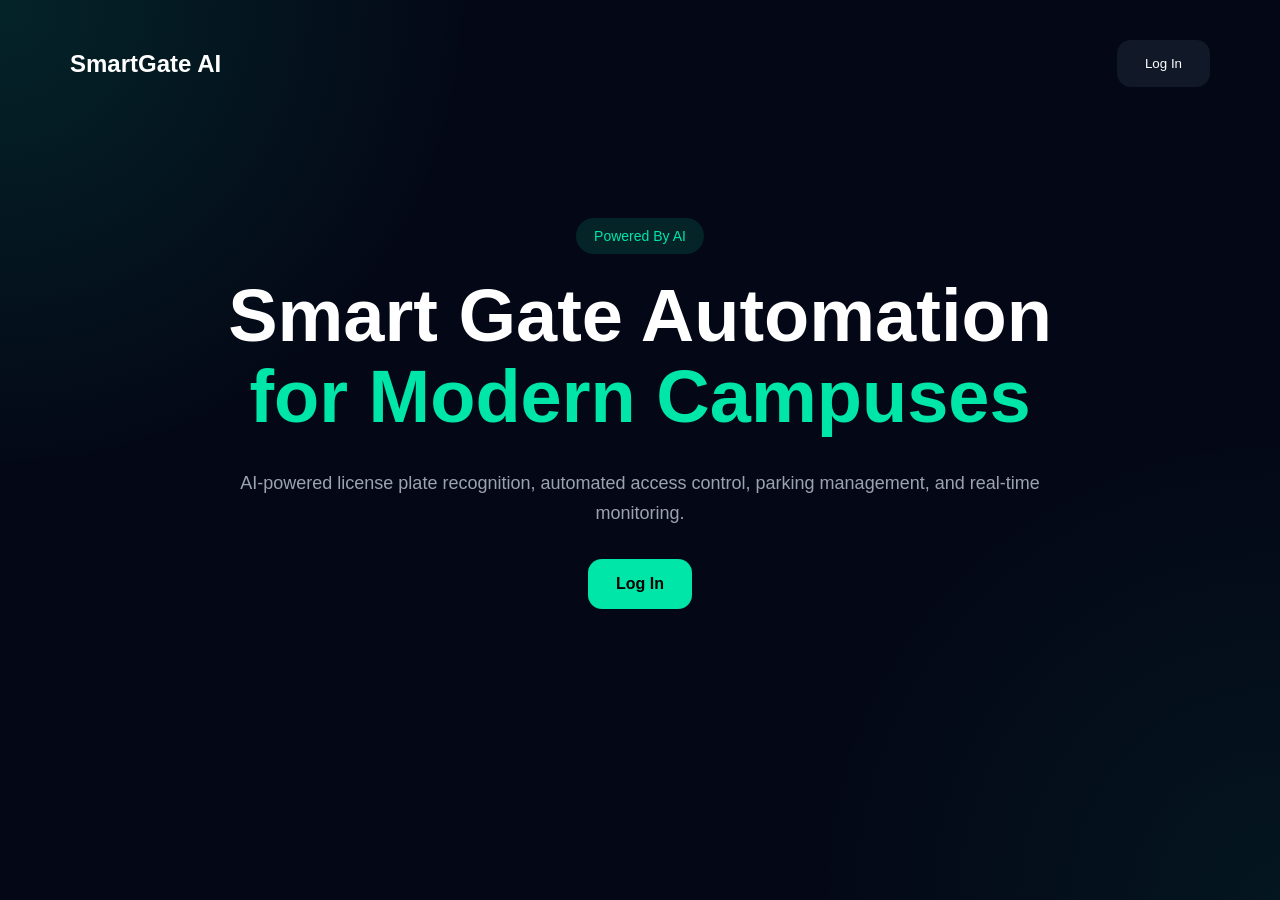
<file: index.html>
<!DOCTYPE html>
<html lang="en">

<head>
  <meta charset="UTF-8">
  <meta name="viewport" content="width=device-width, initial-scale=1.0">
  <title>SmartGate AI</title>

  <link rel="stylesheet" href="css/style.css">
</head>

<body>

<section class="hero">

  <div class="navbar-home">

    <div class="logo">
      SmartGate AI
    </div>

    <button class="dark-btn" onclick="goToLogin()">
      Log In
    </button>

  </div>

  <div class="hero-content">

        <span class="powered">
            Powered By AI
        </span>

    <h1>
      Smart Gate Automation
      <br>
      <span>for Modern Campuses</span>
    </h1>

    <p>
      AI-powered license plate recognition, automated access control,
      parking management, and real-time monitoring.
    </p>

    <button class="green-btn" onclick="goToLogin()">
      Log In
    </button>

  </div>

</section>

<script src="js/script.js"></script>

</body>
</html>
</file>
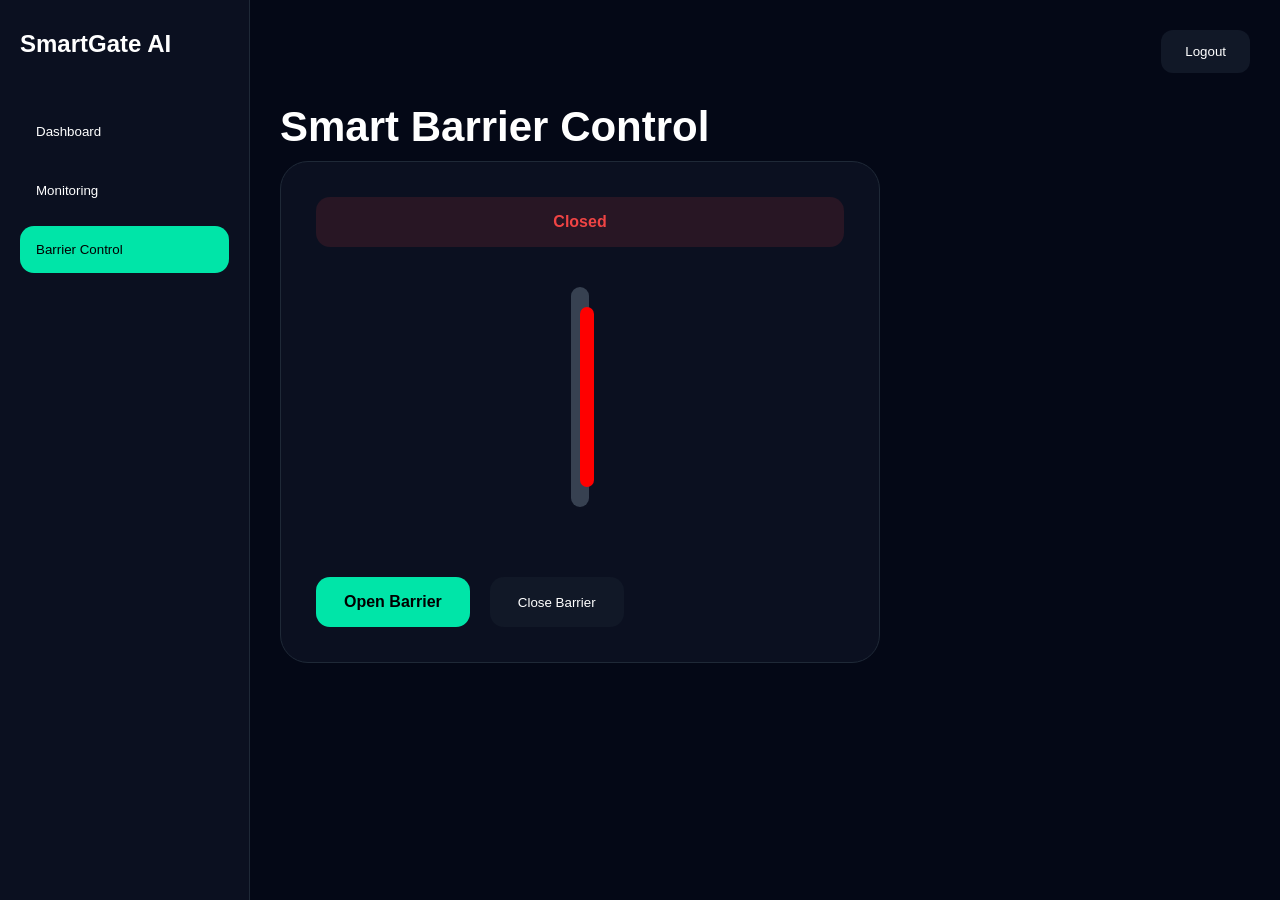
<file: barrier.html>
<!DOCTYPE html>
<html lang="en">

<head>
  <meta charset="UTF-8">
  <meta name="viewport" content="width=device-width, initial-scale=1.0">
  <title>Barrier Control</title>

  <link rel="stylesheet" href="css/style.css">
</head>

<body>

<div class="dashboard-layout">

  <div class="sidebar">

    <div>

      <div class="logo sidebar-logo">
        SmartGate AI
      </div>

      <div class="menu">

        <button onclick="goToDashboard()">
          Dashboard
        </button>

        <button onclick="goToMonitoring()">
          Monitoring
        </button>

        <button class="active-btn" onclick="goToBarrier()">
          Barrier Control
        </button>

      </div>

    </div>

  </div>

  <div class="main">

    <div class="topbar">

      <button class="logout-btn" onclick="logout()">
        Logout
      </button>

    </div>

    <h1 class="page-title">
      Smart Barrier Control
    </h1>

    <div class="barrier-card">

      <div id="status" class="barrier-status closed">
        Closed
      </div>

      <div class="barrier-box">

        <div class="pole"></div>

        <div id="barrier"></div>

      </div>

      <div class="barrier-buttons">

        <button class="green-btn" onclick="openBarrier()">
          Open Barrier
        </button>

        <button class="dark-btn" onclick="closeBarrier()">
          Close Barrier
        </button>

      </div>

    </div>

  </div>

</div>

<script src="js/script.js"></script>

</body>
</html>
</file>
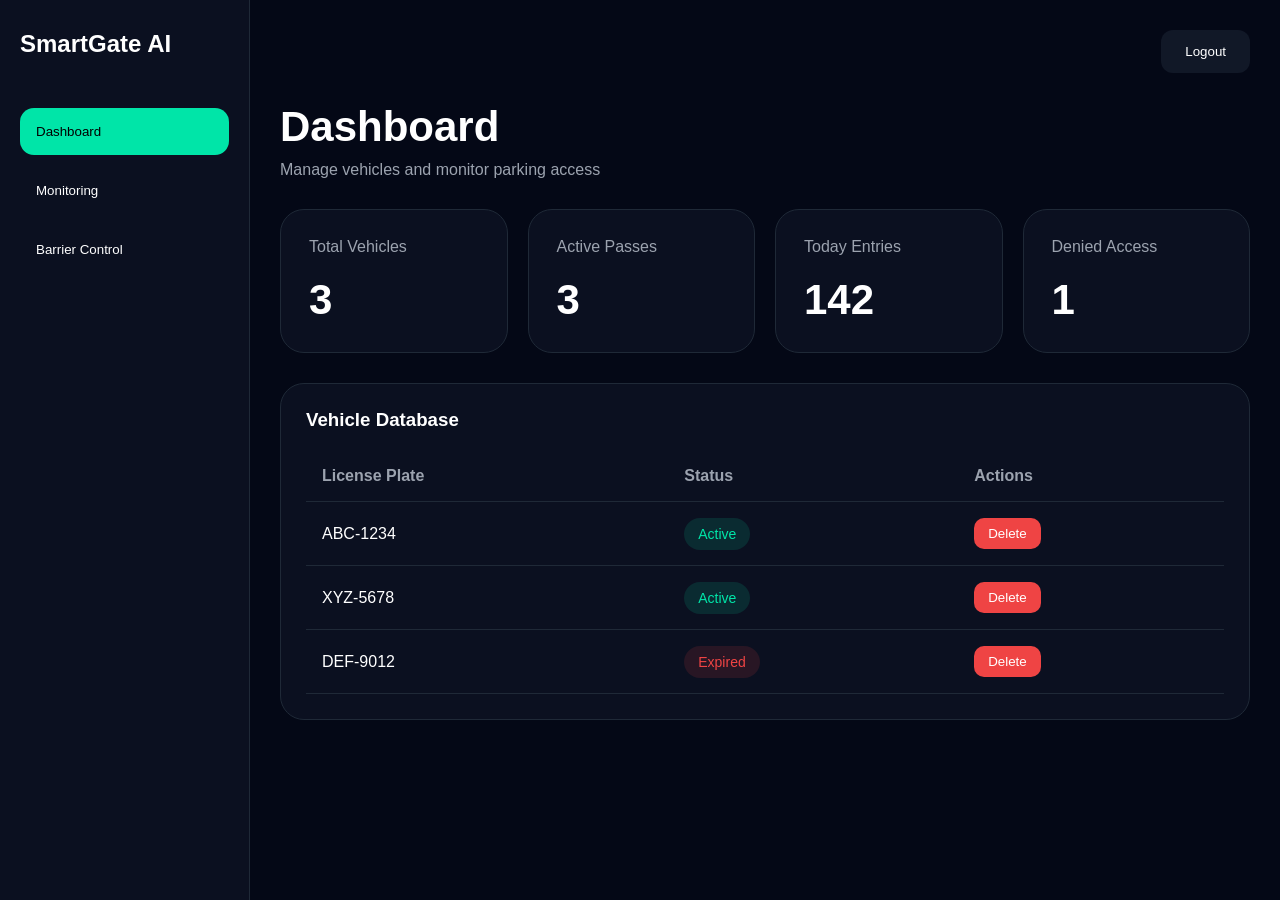
<file: dashboard.html>
<!DOCTYPE html>
<html lang="en">

<head>
  <meta charset="UTF-8">
  <meta name="viewport" content="width=device-width, initial-scale=1.0">
  <title>Dashboard</title>

  <link rel="stylesheet" href="css/style.css">
</head>

<body>

<div class="dashboard-layout">

  <div class="sidebar">

    <div>

      <div class="logo sidebar-logo">
        SmartGate AI
      </div>

      <div class="menu">

        <button class="active-btn" onclick="goToDashboard()">
          Dashboard
        </button>

        <button onclick="goToMonitoring()">
          Monitoring
        </button>

        <button onclick="goToBarrier()">
          Barrier Control
        </button>

      </div>

    </div>

  </div>

  <div class="main">

    <div class="topbar">

      <button class="logout-btn" onclick="logout()">
        Logout
      </button>

    </div>

    <h1 class="page-title">
      Dashboard
    </h1>

    <p class="page-subtitle">
      Manage vehicles and monitor parking access
    </p>

    <div class="stats-grid">

      <div class="stat-card">

        <span>Total Vehicles</span>

        <h2>3</h2>

      </div>

      <div class="stat-card">

        <span>Active Passes</span>

        <h2>3</h2>

      </div>

      <div class="stat-card">

        <span>Today Entries</span>

        <h2>142</h2>

      </div>

      <div class="stat-card">

        <span>Denied Access</span>

        <h2>1</h2>

      </div>

    </div>

    <div class="table-card">

      <div class="table-top">

        <h3>Vehicle Database</h3>

      </div>

      <table>

        <tr>
          <th>License Plate</th>
          <th>Status</th>
          <th>Actions</th>
        </tr>

        <tr>
          <td>ABC-1234</td>
          <td>
                        <span class="status allowed">
                            Active
                        </span>
          </td>
          <td>
            <button class="small-red">
              Delete
            </button>
          </td>
        </tr>

        <tr>
          <td>XYZ-5678</td>
          <td>
                        <span class="status allowed">
                            Active
                        </span>
          </td>
          <td>
            <button class="small-red">
              Delete
            </button>
          </td>
        </tr>

        <tr>
          <td>DEF-9012</td>
          <td>
                        <span class="status denied">
                            Expired
                        </span>
          </td>
          <td>
            <button class="small-red">
              Delete
            </button>
          </td>
        </tr>

      </table>

    </div>

  </div>

</div>

<script src="js/script.js"></script>

</body>
</html>
</file>
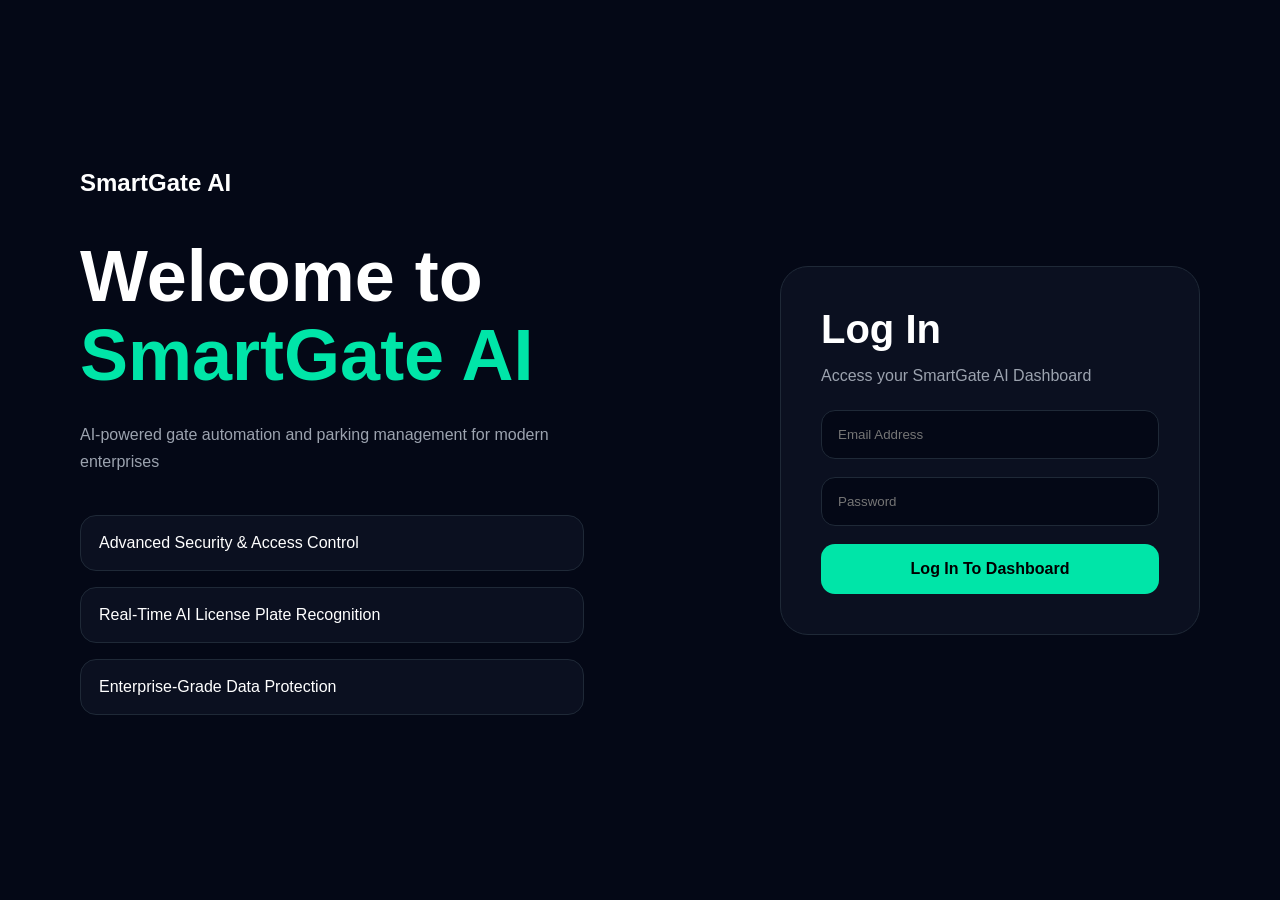
<file: login.html>
<!DOCTYPE html>
<html lang="en">

<head>
    <meta charset="UTF-8">
    <meta name="viewport" content="width=device-width, initial-scale=1.0">
    <title>Login</title>

    <link rel="stylesheet" href="css/style.css">
</head>

<body>

<div class="login-page">

    <div class="left-side">

        <div class="logo">
            SmartGate AI
        </div>

        <h1>
            Welcome to
            <br>
            <span>SmartGate AI</span>
        </h1>

        <p>
            AI-powered gate automation and parking management
            for modern enterprises
        </p>

        <div class="features">

            <div class="feature">
                Advanced Security & Access Control
            </div>

            <div class="feature">
                Real-Time AI License Plate Recognition
            </div>

            <div class="feature">
                Enterprise-Grade Data Protection
            </div>

        </div>

    </div>

    <div class="login-card">

        <h2>Log In</h2>

        <p>
            Access your SmartGate AI Dashboard
        </p>

        <input type="email" placeholder="Email Address">

        <input type="password" placeholder="Password">

        <button class="green-btn full-btn" onclick="goToDashboard()">
            Log In To Dashboard
        </button>

    </div>

</div>

<script src="js/script.js"></script>

</body>
</html>
</file>
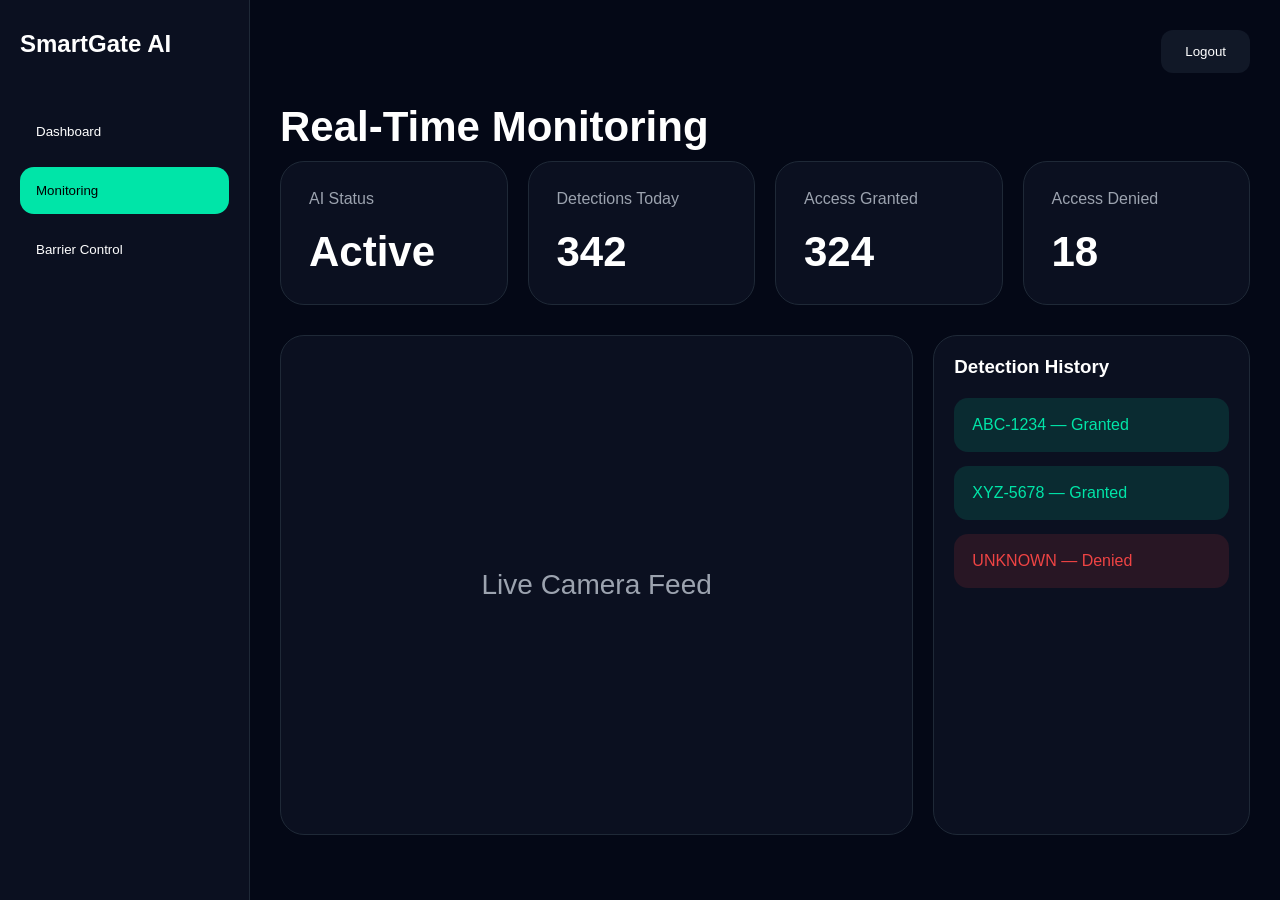
<file: monitoring.html>
<!DOCTYPE html>
<html lang="en">

<head>
  <meta charset="UTF-8">
  <meta name="viewport" content="width=device-width, initial-scale=1.0">
  <title>Monitoring</title>

  <link rel="stylesheet" href="css/style.css">
</head>

<body>

<div class="dashboard-layout">

  <div class="sidebar">

    <div>

      <div class="logo sidebar-logo">
        SmartGate AI
      </div>

      <div class="menu">

        <button onclick="goToDashboard()">
          Dashboard
        </button>

        <button class="active-btn" onclick="goToMonitoring()">
          Monitoring
        </button>

        <button onclick="goToBarrier()">
          Barrier Control
        </button>

      </div>

    </div>

  </div>

  <div class="main">

    <div class="topbar">

      <button class="logout-btn" onclick="logout()">
        Logout
      </button>

    </div>

    <h1 class="page-title">
      Real-Time Monitoring
    </h1>

    <div class="stats-grid">

      <div class="stat-card">
        <span>AI Status</span>
        <h2>Active</h2>
      </div>

      <div class="stat-card">
        <span>Detections Today</span>
        <h2>342</h2>
      </div>

      <div class="stat-card">
        <span>Access Granted</span>
        <h2>324</h2>
      </div>

      <div class="stat-card">
        <span>Access Denied</span>
        <h2>18</h2>
      </div>

    </div>

    <div class="monitor-layout">

      <div class="camera-feed">

        Live Camera Feed

      </div>

      <div class="history-panel">

        <h3>Detection History</h3>

        <div class="history-item green-history">
          ABC-1234 — Granted
        </div>

        <div class="history-item green-history">
          XYZ-5678 — Granted
        </div>

        <div class="history-item red-history">
          UNKNOWN — Denied
        </div>

      </div>

    </div>

  </div>

</div>

<script src="js/script.js"></script>

</body>
</html>
</file>
<file: css/style.css>
*{
    margin:0;
    padding:0;
    box-sizing:border-box;
    font-family:Arial,sans-serif;
}

body{
    background:#040816;
    color:white;
}

/* HERO */

.hero{
    min-height:100vh;
    padding:40px 70px;
    background:
            radial-gradient(circle at top left,#00E5A820,transparent 30%),
            radial-gradient(circle at bottom right,#00E5A810,transparent 30%),
            #040816;
}

.navbar-home{
    display:flex;
    justify-content:space-between;
    align-items:center;
}

.logo{
    font-size:24px;
    font-weight:bold;
}

.hero-content{
    margin-top:140px;
    text-align:center;
}

.powered{
    background:#00E5A820;
    color:#00E5A8;
    padding:10px 18px;
    border-radius:30px;
    font-size:14px;
}

.hero-content h1{
    font-size:74px;
    line-height:1.1;
    margin-top:30px;
}

.hero-content span{
    color:#00E5A8;
}

.hero-content p{
    width:800px;
    margin:30px auto;
    color:#9CA3AF;
    line-height:1.7;
    font-size:18px;
}

.green-btn{
    background:#00E5A8;
    border:none;
    padding:16px 28px;
    border-radius:14px;
    font-size:16px;
    font-weight:bold;
    cursor:pointer;
}

.dark-btn{
    background:#111827;
    color:white;
    border:none;
    padding:16px 28px;
    border-radius:14px;
    cursor:pointer;
}

/* LOGIN */

.login-page{
    min-height:100vh;
    display:flex;
    justify-content:space-between;
    align-items:center;
    padding:80px;
}

.left-side{
    width:45%;
}

.left-side h1{
    font-size:72px;
    margin-top:40px;
    line-height:1.1;
}

.left-side h1 span{
    color:#00E5A8;
}

.left-side p{
    margin-top:25px;
    color:#9CA3AF;
    line-height:1.7;
    width:500px;
}

.features{
    margin-top:40px;
}

.feature{
    background:#0B1020;
    border:1px solid #1F2937;
    padding:18px;
    border-radius:16px;
    margin-bottom:16px;
}

.login-card{
    width:420px;
    background:#0B1020;
    border:1px solid #1F2937;
    padding:40px;
    border-radius:28px;
}

.login-card h2{
    font-size:40px;
}

.login-card p{
    color:#9CA3AF;
    margin:15px 0 25px;
}

.login-card input{
    width:100%;
    background:#040816;
    border:1px solid #1F2937;
    color:white;
    padding:16px;
    border-radius:14px;
    margin-bottom:18px;
}


.full-btn{
    width:100%;
}

/* DASHBOARD */

.dashboard-layout{
    display:flex;
}

.sidebar{
    width:250px;
    min-height:100vh;
    background:#0B1020;
    border-right:1px solid #1F2937;
    padding:30px 20px;
    position:fixed;
}

.sidebar-logo{
    margin-bottom:50px;
}

.menu{
    display:flex;
    flex-direction:column;
    gap:12px;
}

.menu button{
    background:transparent;
    border:none;
    color:white;
    padding:16px;
    text-align:left;
    border-radius:14px;
    cursor:pointer;
}

.menu button:hover{
    background:#111827;
}

.active-btn{
    background:#00E5A8 !important;
    color:black !important;
}

.main{
    margin-left:250px;
    width:100%;
    padding:30px;
}

.topbar{
    display:flex;
    justify-content:flex-end;
    margin-bottom:30px;
}

.logout-btn{
    background:#111827;
    color:white;
    border:none;
    padding:14px 24px;
    border-radius:12px;
    cursor:pointer;
}

.page-title{
    font-size:42px;
    margin-bottom:10px;
}

.page-subtitle{
    color:#9CA3AF;
    margin-bottom:30px;
}

.stats-grid{
    display:grid;
    grid-template-columns:repeat(4,1fr);
    gap:20px;
    margin-bottom:30px;
}

.stat-card{
    background:#0B1020;
    border:1px solid #1F2937;
    padding:28px;
    border-radius:24px;
}

.stat-card span{
    color:#9CA3AF;
}

.stat-card h2{
    margin-top:20px;
    font-size:42px;
}

.table-card{
    background:#0B1020;
    border:1px solid #1F2937;
    border-radius:24px;
    padding:25px;
}

.table-top{
    margin-bottom:20px;
}

table{
    width:100%;
    border-collapse:collapse;
}

th{
    color:#9CA3AF;
    text-align:left;
    padding:16px;
    border-bottom:1px solid #1F2937;
}

td{
    padding:16px;
    border-bottom:1px solid #1F2937;
}

.status{
    padding:8px 14px;
    border-radius:20px;
    font-size:14px;
}

.allowed{
    background:#00E5A820;
    color:#00E5A8;
}

.denied{
    background:#EF444420;
    color:#EF4444;
}

.small-red{
    background:#EF4444;
    color:white;
    border:none;
    padding:8px 14px;
    border-radius:10px;
}

/* MONITORING */

.monitor-layout{
    display:grid;
    grid-template-columns:2fr 1fr;
    gap:20px;
}

.camera-feed{
    height:500px;
    background:#0B1020;
    border:1px solid #1F2937;
    border-radius:24px;
    display:flex;
    justify-content:center;
    align-items:center;
    color:#9CA3AF;
    font-size:28px;
}

.history-panel{
    background:#0B1020;
    border:1px solid #1F2937;
    border-radius:24px;
    padding:20px;
}

.history-panel h3{
    margin-bottom:20px;
}

.history-item{
    padding:18px;
    border-radius:14px;
    margin-bottom:14px;
}

.green-history{
    background:#00E5A820;
    color:#00E5A8;
}

.red-history{
    background:#EF444420;
    color:#EF4444;
}

/* BARRIER */

.barrier-card{
    width:600px;
    background:#0B1020;
    border:1px solid #1F2937;
    border-radius:28px;
    padding:35px;
}

.barrier-status{
    text-align:center;
    padding:16px;
    border-radius:14px;
    margin-bottom:40px;
    font-weight:bold;
}

.closed{
    background:#EF444420;
    color:#EF4444;
}

.open{
    background:#00E5A820;
    color:#00E5A8;
}

.barrier-box{
    height:260px;
    position:relative;
    display:flex;
    justify-content:center;
    align-items:flex-start;
}

.pole{
    width:18px;
    height:220px;
    background:#374151;
    border-radius:20px;
}

#barrier{
    width:14px;
    height:180px;
    background:red;
    position:absolute;
    top:20px;
    left:50%;
    transform-origin:top;
    transition:0.6s;
    border-radius:20px;
}

.barrier-buttons{
    display:flex;
    gap:20px;
    margin-top:30px;
}
</file>
